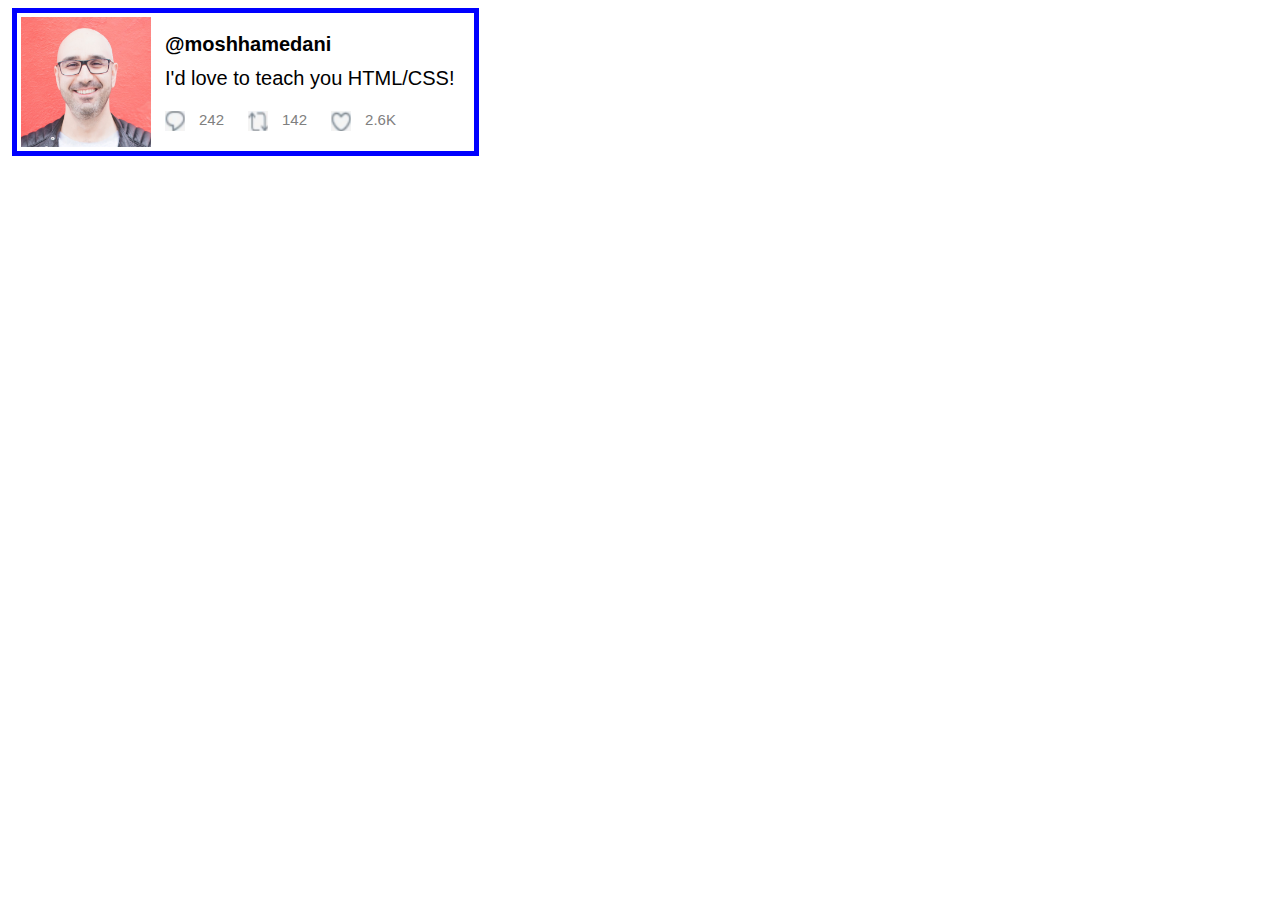
<file: First Task/index.html>
<!DOCTYPE html>
<html lang="en">
<head>
    <meta charset="UTF-8">
    <meta http-equiv="X-UA-Compatible" content="IE=edge">
    <meta name="viewport" content="width=device-width, initial-scale=1.0">
    <title>Document</title>
    <link href="style.css" rel="stylesheet">
</head>
<body>
    <main>
        <div class="columns">

            <div class="column1">
                <img src="images/photo.jpeg" alt="profile pic" width="130" width="130">
            </div>

            <div class="column2">
                <b><p class="p1">@moshhamedani</p1></b>
                <p class="p2">I'd love to teach you&nbsp;HTML/CSS!</p2>
                
                <div class="c">

                    <div class="column">
                        <div class="col1">
                        <img src="images/download.png" height="20px" width="20px">
                        </div>
                        <div class="col2">
                            <p class="p3">242</p>
                        </div>
                    </div>
                    <div class="column">
                        <div class="col1">
                            <img src="images/download (1).png" height="20" width="20">
                        </div>
                        <div class="col2">
                            <p class="p3">142</p>
                        </div>
                    </div>
        
                    <div class="column">
                        <div class="col1">
                            <img src="images/download (3).png" height="20" width="20">
                        </div>
                        <div class="col2">
                            <p class="p3">2.6K</p>
                        </div>
                    </div>
                </div>
            </div>
        </div>
    </main>
</body>
</html>
</file>
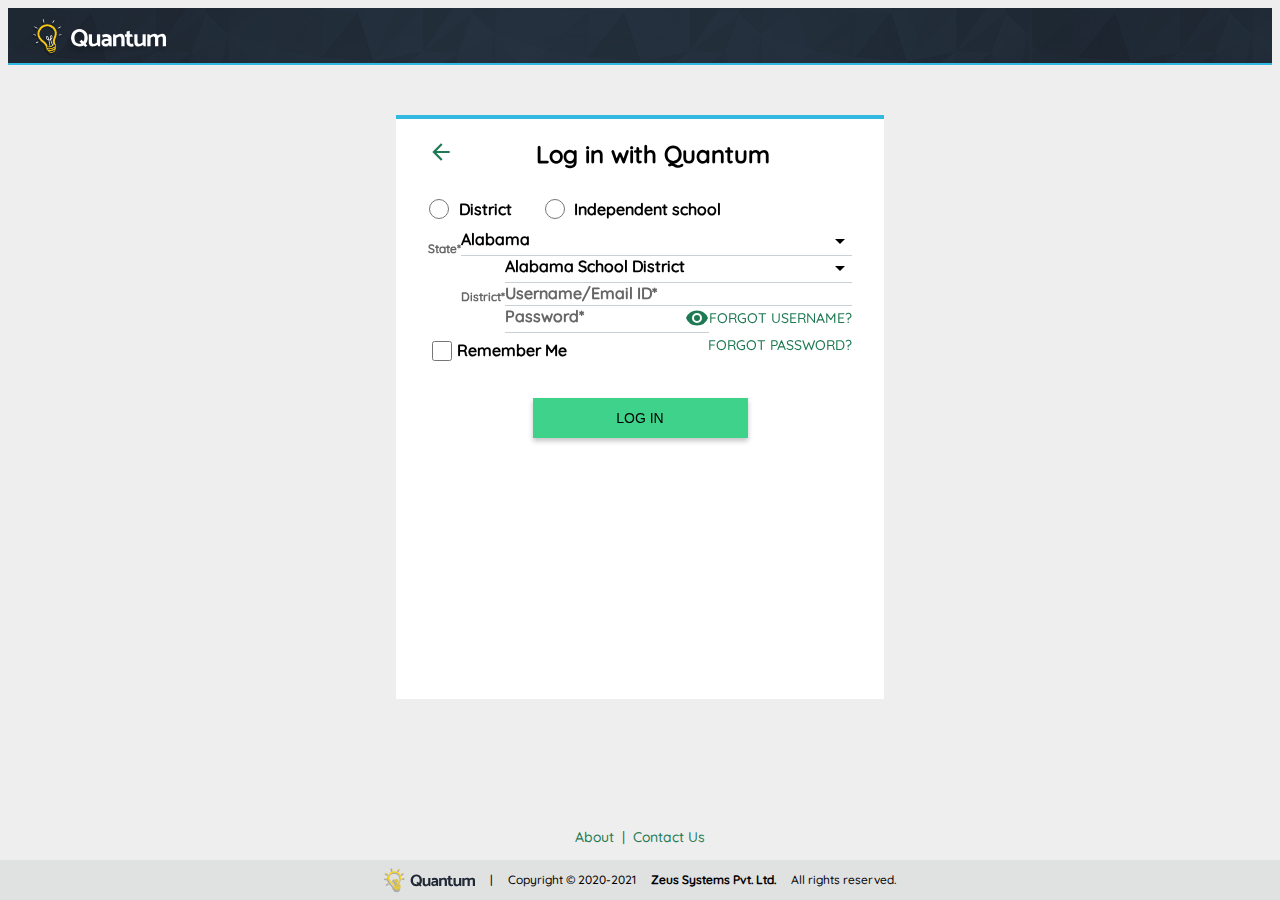
<file: fourth_task/index.html>
<!DOCTYPE html>
<html lang="en">
<head>
    <link rel="stylesheet" href="https://fonts.googleapis.com/css?family=Quicksand">
    <link rel="stylesheet" href="style.css">
    <meta charset="UTF-8">
    <meta http-equiv="X-UA-Compatible" content="IE=edge">
    <meta name="viewport" content="width=device-width, initial-scale=1.0">
    <title>Quantum</title>
</head>

<header>
    <div class="back"></div>
    <div class="head1"><img src="images/Logo.svg" class="logo"></div>
</header>

<body>
    <div class="login">
        <div class="container1">
            <img src="images/icons/back.svg" class="icon">
            <h1>Log in with Quantum</h1>
        </div>
        <form class="container2">
            <input type="radio" class="radio" id="district" name="group1">
            <label for="district"><h2>District</h2></label>
            <input type="radio" class="radio" id="school" name="group1">
            <label for="school"><h2>Independent school</h2></label>
        </form>
        <h3>State*</h3>
        <div class="container3">
            <h4>Alabama</h4>
            <img src="images/icons/arrow-down.svg" class="drop">
        </div>
        <h3 class="gap1">District*</h3>
        <div class="container3">
            <h4>Alabama School District</h4>
            <img src="images/icons/arrow-down.svg" class="drop">
        </div>
        <h3 class="gap2"></h3>
        <div class="container3">
            <h4 style="color: #666666;">Username/Email ID*</h4>
        </div>
        <div class="forgot">
            FORGOT USERNAME?
        </div>
        <h3 class="gap2"></h3>
        <div class="container3">
            <h4 style="color: #666666;">Password*</h4>
            <img src="images/icons/preview.svg" class="drop">
        </div>
        <div class="forgot">
            FORGOT PASSWORD?
        </div>
        <h3 class="gap1"></h3>
        <div class="container4">
            <input type="checkbox" class="check">
            <h4 style="padding-top: 2px; padding-left:2px">Remember Me</h4>
        </div>
        <div class="wrap">
            <button class="button">LOG IN</button>
          </div>
    </div>
</body>

<footer>
    <div class="last">
    About &nbsp;|&nbsp; Contact Us
    </div>
    <div class="last2">
    <img src="images/icons/logo used in footer.svg"style="padding-top:0px">&nbsp;&nbsp;&nbsp;&nbsp;&nbsp;  
    <p>|</p>&nbsp;&nbsp;&nbsp;&nbsp;&nbsp;
    <p>Copyright © 2020-2021</p>&nbsp;&nbsp;&nbsp;&nbsp;&nbsp;
    <p><strong>Zeus Systems Pvt. Ltd.</strong></p>&nbsp;&nbsp;&nbsp;&nbsp;&nbsp;
    <p>All rights reserved.</p>
    </div>
</footer>
</html>
</file>
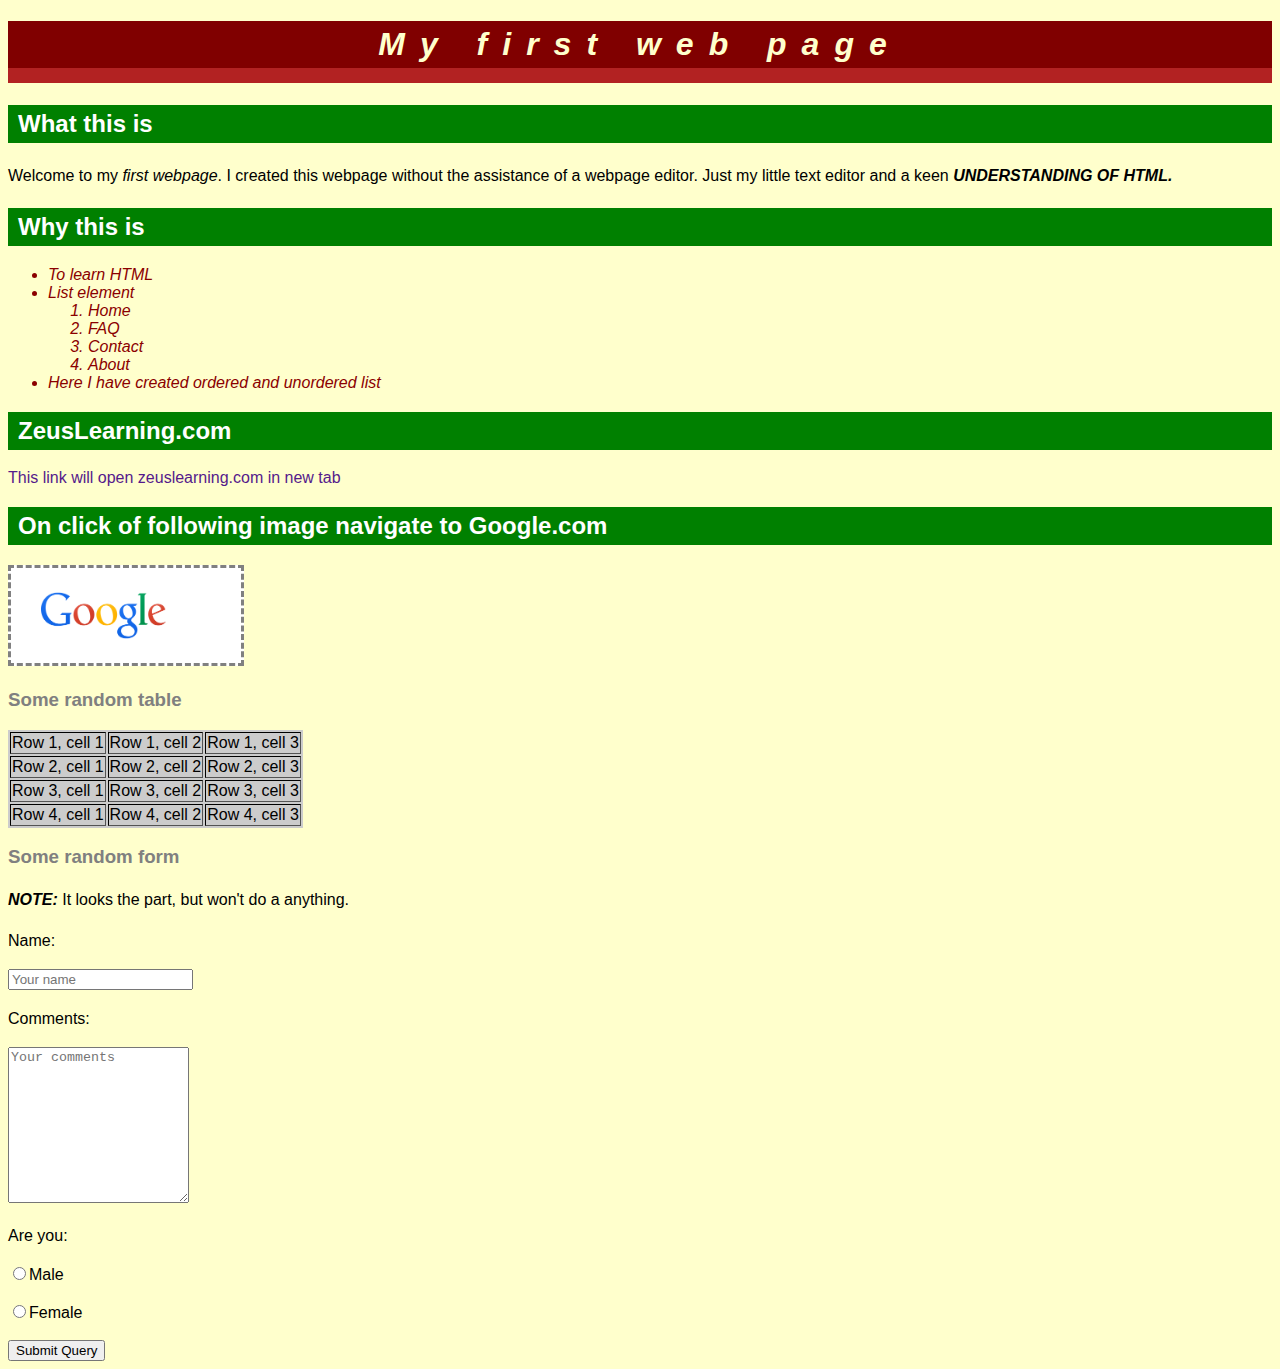
<file: Second Task/index.htm>
<!DOCTYPE html>
<html lang="en">

<head>
    <meta charset="UTF-8">
    <meta http-equiv="X-UA-Compatible" content="IE=edge">
    <meta name="viewport" content="width=device-width, initial-scale=1.0">
    <title>My first web page</title>
    <link rel="stylesheet" href="styles.css">
</head>

<body>
    <h1>My first web page</h1>
    <h2>What this is</h2>
    <p>Welcome to my <i>first webpage</i>. I created this webpage without the assistance of a webpage editor. Just my little text editor and a keen <strong><i>UNDERSTANDING OF HTML.</i></strong></p>
    <h2>Why this is</h2>
    <ul>
        <li>To learn HTML</li>
        <li>List element</li>
        <ol>
            <li>Home</li>
            <li>FAQ</li>
            <li>Contact</li>
            <li>About</li>
        </ol>
        <li>Here I have created ordered and unordered list</li>
    </ul>
    <h2>ZeusLearning.com</h2>
    <a href="">This link will open zeuslearning.com in new tab</a>
    <h2>On click of following image navigate to Google.com</h2>
    <img src="images/Google.png" height="75" width="125">
    <h3>Some random table</h3>
    <table border="1">
        <tr>
            <td>Row 1, cell 1</td>
            <td>Row 1, cell 2</td>
            <td>Row 1, cell 3</td>
        </tr>
        <tr>
            <td>Row 2, cell 1</td>
            <td>Row 2, cell 2</td>
            <td>Row 2, cell 3</td>
        </tr>
        <tr>
            <td>Row 3, cell 1</td>
            <td>Row 3, cell 2</td>
            <td>Row 3, cell 3</td>
        </tr>
        <tr>
            <td>Row 4, cell 1</td>
            <td>Row 4, cell 2</td>
            <td>Row 4, cell 3</td>
        </tr>
    </table>
    <h3>Some random form</h3>
    <form>
    <p><strong><i>NOTE:</i></strong> It looks the part, but won't do a anything.</p>
    <p>Name:</p>
    <input type="text" placeholder="Your name">
    <p>Comments:</p>
    <textarea rows="10" placeholder="Your comments"></textarea>
    <p>Are you:</p>
    <input type="radio">Male
    <br> <br>
    <input type="radio">Female
    <br> <br>
    <button type="button">Submit Query</button>
    </form>
</body>

</html>
</file>
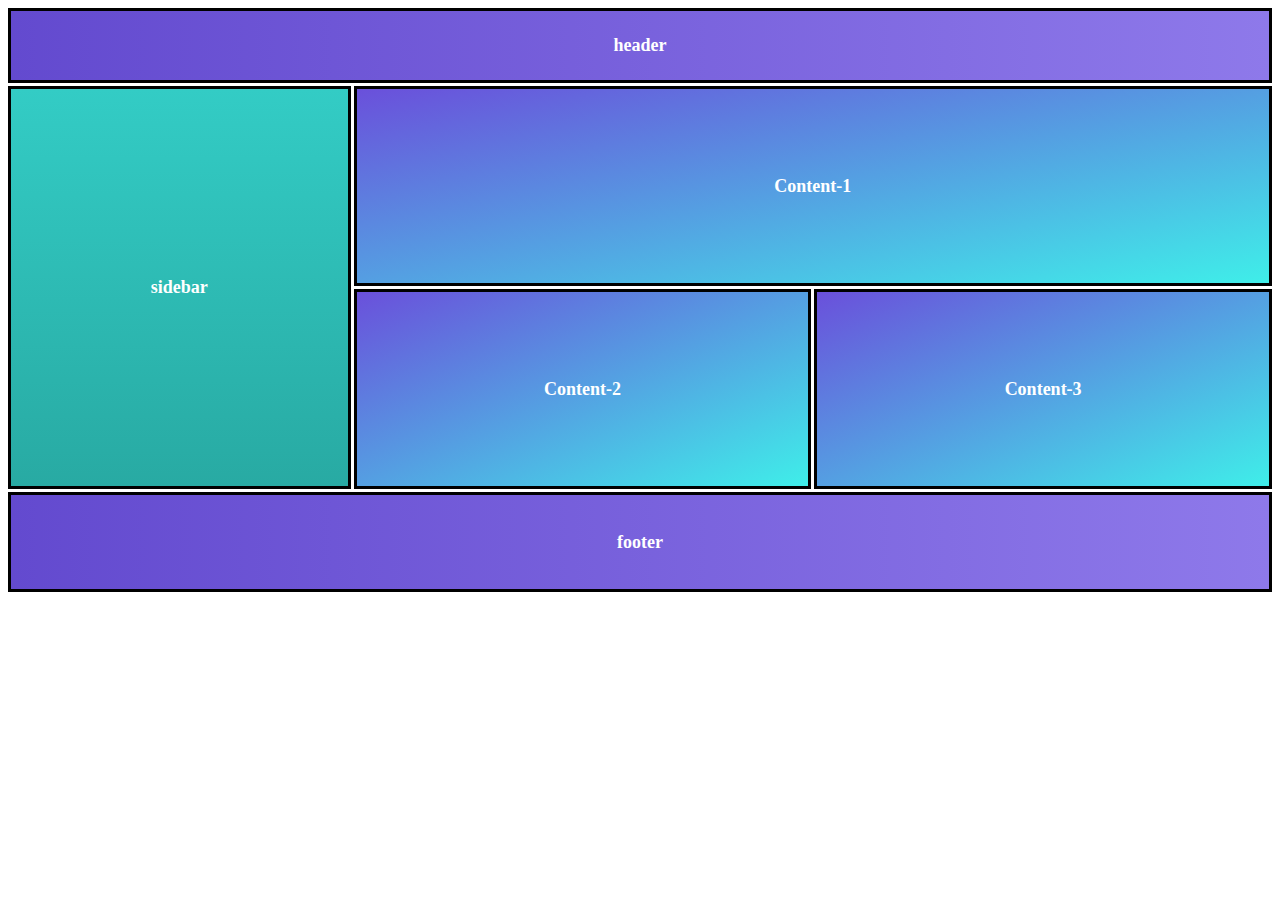
<file: Third Task/index.html>
<!DOCTYPE html>
<html lang="en">
<head>
    <link rel="stylesheet" href="index.css">
    <meta charset="UTF-8">
    <meta http-equiv="X-UA-Compatible" content="IE=edge">
    <meta name="viewport" content="width=device-width, initial-scale=1.0">
    <title>Document</title>
</head>
<body>
    <div class="container">
        <div class="header">header</div>
        <div class="sidebar">sidebar</div>
        <div class="content1">Content-1</div>
        <div class="content2">Content-2</div>
        <div class="content3">Content-3</div>
        <div class="footer">footer</div>
    </div>
</body>
</html>
</file>
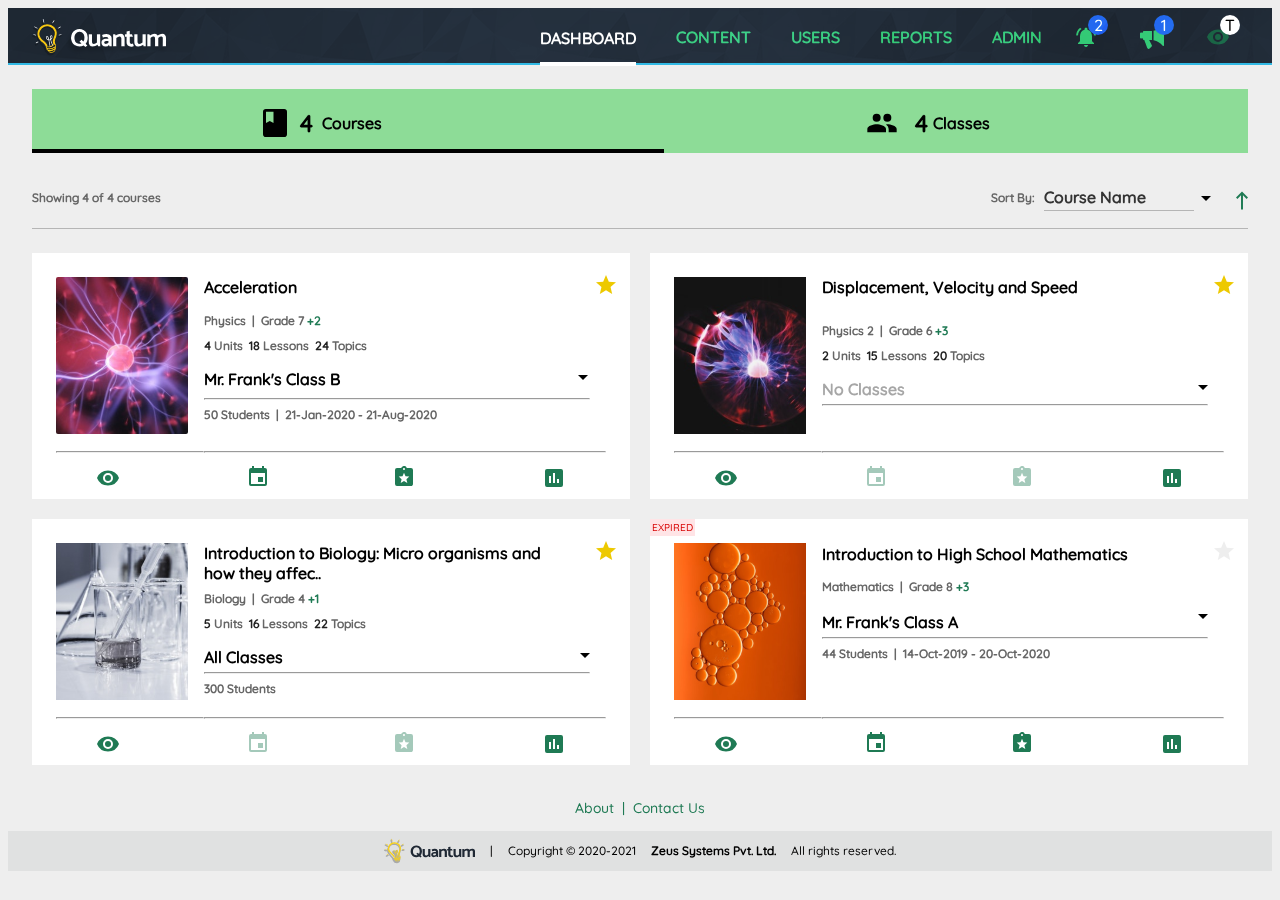
<file: fourth_task/dash.html>
<!DOCTYPE html>
<html lang="en">
<head>
    <link rel="stylesheet" href="https://fonts.googleapis.com/css?family=Quicksand">
    <link rel="stylesheet" href="style.css">
    <meta charset="UTF-8">
    <meta http-equiv="X-UA-Compatible" content="IE=edge">
    <meta name="viewport" content="width=device-width, initial-scale=1.0">
    <title>Dashboard</title>
</head>

<header>
    <div class="back"></div>
    <div class="head1">
        <div style="display:flex; justify-content: space-between;">
            <div>
            <img src="images/Logo.svg" class="logo">
            </div>
            <div class="nav-items">
                <h2 style="color:#FFFFFF; padding-top:20px;" class="k"><div class="uline k">DASHBOARD</div></h2>
                <h2 class="k">CONTENT</h2>
                <h2 class="k">USERS</h2>
                <h2 class="k">REPORTS</h2>
                <h2 class="k">ADMIN</h2>
                <img src="images/icons/alerts.svg" style="width:24px;">
                <p class="pill">2</p>
                <img src="images/icons/announcements.svg" style="width:24px;">
                <p class="pill">1</p>
                <img src="images/icons/preview.svg" style="width:24px;">
                <p class="pill-1">T</p>
                <img src="images/icons/hamburger-menu.svg" class="hamburger" style="width:35px; padding-right: 24px;">
            </div>
        </div>
    </div>
</header>

<body>
    <div class="green">
        <div class="courses">
            <img src="images/icons/courses.svg" class="green-icon">
            <h1>4</h1>
            <h2>Courses</h2>
        </div>
        <div class="classes">
            <img src="images/icons/classes.svg" class="green-icon">
            &nbsp;&nbsp;<h1>4</h1>
            <h2 style="margin-left: -4px;">Classes</h2>
        </div>
    </div>
    <div class="gap">
    </div>
    <div class="g">
        <h3 class="g1">Showing 4 of 4 courses</h3>
        <div class="g2">
            <h3>Sort By:&nbsp;&nbsp;&nbsp;</h3>
            <h2 style="padding-top:9px;padding-left:0px;padding-bottom:3px;border-bottom: 1px solid #0000003D;color:#333333;">Course Name&nbsp;&nbsp;&nbsp;&nbsp;</h2>
            <img src="images/icons/arrow-down.svg" style="padding-top: 7px;">
            <img src="images/icons/sort.svg" style="padding-top: 12px; padding-left: 18px;">
        </div>
    </div>
    <div class="contain">
    <div class="p">
        <div class="p1">
            <div>
            <img src="images/imageMask-1.svg" style="margin:24px 16px 0px 24px;">
            </div>
            <div>
                <div class="lined-p">
                    <div>
                        <h2 style="padding-left: 0px; padding-top: 24px;margin-bottom: -4px;">Acceleration</h2>
                    </div>
                    <div>
                        <img src="images/icons/favourite.svg" style="margin:20px 12px 0px 0px;">
                    </div>
                </div>
                <div class="lined" style="margin-bottom: -7px";>
                    <h3>Physics &nbsp;| &nbsp;Grade 7&nbsp;<h3 style="color:#1F7A54">+2</h3></h3>
                </div>
                <div class="lined">
                    <h3><strong style="color:#222222;">4 </strong>Units&nbsp;&nbsp;</h3><h3><strong style="color:#222222;">18 </strong>Lessons&nbsp;&nbsp;</h3><h3><strong style="color:#222222">24 </strong>Topics </h3>
                </div>
                <div class="lined" style="justify-content: space-between;"> 
                    <div>
                    <h2 style="padding-top:11px;padding-left:0px;">Mr. Frank's Class B</h2>
                    </div>
                    <div>
                    <img src="images/icons/arrow-down.svg" style="padding-top: 7px; padding-right:35px; margin:auto;">
                    </div>
                </div>
                <hr style="margin-right:40px;margin-top:5px;margin-bottom:-5px;">
                <h3>50 Students&nbsp; | &nbsp;21-Jan-2020 - 21-Aug-2020</h3>
            </div>
            <div style="margin:0px 0px 0px 24px;">
                <hr style="color:#EEEEEE;">
            </div>
            <div style="margin:0px 24px 0px 0px;">
                <hr style="color:#EEEEEE;">
            </div>
            <div class="pi">
                <div>
                <img src="images/icons/preview.svg">
                </div>
                <div>
                    <img src="images/icons/manage course.svg">
                </div>
                <div>
                    <img src="images/icons/grade submissions.svg">
                </div>
                <div>
                    <img src="images/icons/reports.svg">
                </div>
            </div>
        </div>
        <div class="p1">
            <div>
                <img src="images/imageMask-2.svg" style="margin:24px 16px 0px 24px;">
                </div>
                <div>
                    <div class="lined-p">
                        <div>
                            <h2 style="padding-left: 0px; padding-top: 24px;margin-bottom: -4px;">Displacement, Velocity and Speed</h2>
                        </div>
                        <div>
                            <img src="images/icons/favourite.svg" style="margin:20px 12px 0px 0px;">
                        </div>
                    </div>
                    <div class="lined" style="padding-top: 10px;margin-bottom: -7px;">
                        <h3>Physics 2&nbsp; | &nbsp;Grade 6&nbsp;<h3 style="color:#1F7A54">+3</h3></h3>
                    </div>
                    <div class="lined">
                        <h3><strong style="color:#222222;">2 </strong>Units&nbsp;&nbsp;</h3><h3><strong style="color:#222222;">15 </strong>Lessons&nbsp;&nbsp;</h3><h3><strong style="color:#222222">20 </strong>Topics </h3>
                    </div>
                    <div class="lined"> 
                        <h2 style="padding-top:11px;padding-left:0px;color:#222222;opacity:0.4;">No Classes</h2>
                        <img src="images/icons/arrow-down.svg" style="padding-top: 7px; margin:auto; margin-right:33px; padding-left:70px;">
                    </div>
                    <hr style="margin-right:40px;margin-top:5px;margin-bottom:-5px;">
                </div>
                <div style="margin:0px 0px 0px 24px;">
                    <hr style="color:#EEEEEE;">
                </div>
                <div style="margin:0px 24px 0px 0px;">
                    <hr style="color:#EEEEEE;">
                </div>
                <div class="pi">
                    <div>
                    <img src="images/icons/preview.svg">
                    </div>
                    <div>
                        <img src="images/icons/manage course.svg" style="opacity:0.4;">
                    </div>
                    <div>
                        <img src="images/icons/grade submissions.svg" style="opacity:0.4;">
                    </div>
                    <div>
                        <img src="images/icons/reports.svg">
                    </div>
                </div>

        </div>
        <div class="p1">
            <div>
            <img src="images/imageMask.svg" style="margin:24px 16px 0px 24px;">
            </div>
            <div>
                <div class="lined-p">
                    <div>
                        <h2 style="padding-left: 0px; padding-top: 24px;margin-bottom: -4px;">Introduction to Biology: Micro organisms and how they affec..</h2>
                    </div>
                    <div>
                        <img src="images/icons/favourite.svg" style="margin:20px 12px 0px 0px;">
                    </div>
                </div>
                <div class="lined" style="margin-bottom: -7px";>
                    <h3>Biology&nbsp; |&nbsp; Grade 4&nbsp;<h3 style="color:#1F7A54">+1</h3></h3>
                </div>
                <div class="lined">
                    <h3><strong style="color:#222222;">5 </strong>Units&nbsp;&nbsp;</h3><h3><strong style="color:#222222;">16 </strong>Lessons&nbsp;&nbsp;</h3><h3><strong style="color:#222222">22 </strong>Topics </h3>
                </div>
                <div class="lined"> 
                    <h2 style="padding-top:11px;padding-left:0px;">All Classes</h2>
                    <img src="images/icons/arrow-down.svg" style="padding-top: 7px; margin:auto;margin-right:33px; padding-left:70px;">
                </div>
                <hr style="margin-right:40px;margin-top:5px;margin-bottom:-5px;">
                <h3>300 Students</h3>
            </div>
            <div style="margin:0px 0px 0px 24px;">
                <hr style="color:#EEEEEE;">
            </div>
            <div style="margin:0px 24px 0px 0px;">
                <hr style="color:#EEEEEE;">
            </div>
            <div class="pi">
                <div>
                <img src="images/icons/preview.svg">
                </div>
                <div>
                    <img src="images/icons/manage course.svg" style="opacity:0.4;">
                </div>
                <div>
                    <img src="images/icons/grade submissions.svg" style="opacity:0.4;">
                </div>
                <div>
                    <img src="images/icons/reports.svg">
                </div>
            </div>
        </div>
        <div class="p1">
            <div>
            <img src="images/imageMask-3.svg" style="margin:24px 16px 0px 24px;">
            </div>
            <div>
                <div class="lined-p">
                    <div>
                        <p style="font-size: 10px; margin-left:-172px; margin-top: 2px;"><mark>EXPIRED</mark></p>
                        <h2 style="padding-left: 0px; padding-top: 0px;margin-bottom: -4px;">Introduction to High School Mathematics</h2>
                    </div>
                    <div>
                        <img src="images/icons/favourite1.svg" style="margin:20px 12px 0px 0px;">
                    </div>
                </div>
                <div class="lined" style="margin-bottom: -7px";>
                    <h3>Mathematics&nbsp; |&nbsp; Grade 8&nbsp;<h3 style="color:#1F7A54">+3</h3></h3>
                </div>
                <div class="lined"> 
                    <h2 style="padding-top:20px;padding-left:0px;">Mr. Frank's Class A</h2>
                    <img src="images/icons/arrow-down.svg" style="padding-top: 7px; margin:auto;margin-right:33px; padding-left:70px;">
                </div>
                <hr style="margin-right:40px;margin-top:5px;margin-bottom:-5px;">
                <h3>44 Students&nbsp; | &nbsp;14-Oct-2019 - 20-Oct-2020</h3>
            </div>
            <div style="margin:0px 0px 0px 24px;">
                <hr style="color:#EEEEEE;">
            </div>
            <div style="margin:0px 24px 0px 0px;">
                <hr style="color:#EEEEEE;">
            </div>
            <div class="pi">
                <div>
                <img src="images/icons/preview.svg">
                </div>
                <div>
                    <img src="images/icons/manage course.svg">
                </div>
                <div>
                    <img src="images/icons/grade submissions.svg">
                </div>
                <div>
                    <img src="images/icons/reports.svg">
                </div>
            </div>
        </div>
        
    </div>
    </div>
</body>

<div class="f">
    <div class="last">
    About &nbsp;|&nbsp; Contact Us
    </div>
    <div class="last2">
    <img src="images/icons/logo used in footer.svg"style="padding-top:0px">&nbsp;&nbsp;&nbsp;&nbsp;&nbsp;  
    <p>|</p>&nbsp;&nbsp;&nbsp;&nbsp;&nbsp;
    <p>Copyright © 2020-2021</p>&nbsp;&nbsp;&nbsp;&nbsp;&nbsp;
    <p><strong>Zeus Systems Pvt. Ltd.</strong></p>&nbsp;&nbsp;&nbsp;&nbsp;&nbsp;
    <p>All rights reserved.</p>
    </div>
</div>
</html>
</file>
<file: First Task/style.css>
.columns {
  width: 457px;
  height: 138px;
  display: flex;
  margin: 4px;
  border-width: 5px;
  border-color: blue;
  border-style: solid;
  padding: 0px;
}
.column1 {
  padding-left: 4px;
  padding-top: 4px;
}
.column2 {
  padding-left: 14px;
}

.c {
  display: flex;
  height: 0;
  width: 0;
}

.column {
  display: flex;
}

.col1 {
  padding-right: 14px;
}

.col2 {
  padding-right: 24px;
}

.p3 {
  font-size: 15px;
  color: grey;
  font-weight: 500;
  margin: auto;
}
.p2 {
  font-size: 20px;
  height: 24px;
}
main {
  font-family: "Roboto", sans-serif;
}
.p1 {
  font-size: 20px;
  font-weight: bold;
  height: 14px;
}
</file>
<file: fourth_task/style.css>
@font-face{
    font-family: 'Quicksand-medium';
    font-style: normal;
    src:url('Quicksand/static/Quicksand-Medium.ttf') format('woff');
}

body{
    font-family:'Quicksand-medium';
    background-color: #EEEEEE;
}

.uline{         
    padding-bottom: 14px;
    border-bottom-style: solid;
    border-bottom-width: 4px;
    width: fit-content;
}

.pill{

    background-color: #2A7FF3;
    border: none;
    color: #FFFFFF;
    padding: 0px 0px;
    text-align: center;
    text-decoration: none;
    display: inline-block;
    margin-left:-10px;
    margin-top:7px;
    margin-right: 32px;
    cursor: pointer;
    border-radius: 20px;
    height: 20px;
    width:20px;
}

.pill-1{

    background-color: white;
    border: none;
    color: black;
    padding: 0px 0px;
    text-align: center;
    text-decoration: none;
    display: inline-block;
    margin-left:-10px;
    margin-top:7px;
    margin-right: 32px;
    cursor: pointer;
    border-radius: 20px;
    height: 20px;
    width:20px;
}

.head1{
height: 55px;
background:#25313F padding-box;
width:100%;
border-bottom: 2px solid #31B9E4;
margin-top: -55px;
}

.nav-items{
    display: flex;
    color:#3FD28B;
}

.logo{
padding-left: 24px;
padding-top: 10.5px;
}

.back{
opacity: 0.8;
width:100%;
background:url("images/icons/header.svg");
mix-blend-mode: overlay;
height: 55px;
}

.login{
border-top: 4px solid #31B9E4;
width: 424px;
height: 580px;
background: #FFFFFF padding-box;
opacity: 1;
margin: 0 auto;
margin-top: 50px;
padding-left: 32px;
padding-right: 32px;
}

.icon{
    height:26px;
}

h1{
    font-size: 24px;
    margin:auto;
}

h2{
    font-size: 16px;
    padding-left: 8px;
    margin-top: auto;
    margin-bottom: auto;
    padding-right: 32px;
}

.container1{
    padding: 20px 0px 30px 0px;
    display:flex;
    
}

.container2{
    padding-bottom:10px;
    border:0;
    display:flex;
    width:325px;
}

.radio{
    width: 20px;
    height:20px;
    accent-color: #1F7A54;
    margin:0 auto;
}

.check{
    width: 20px;
    height:20px;
    accent-color: #1F7A54;
}

h3{
    padding-bottom:0;
    margin-bottom: 5px;
    font-size: 12px;
    color:#666666;
    float: inline-start;
}

.container3{
    padding: 0;
    padding-bottom: 2px;
    border:0;
    display:flex;
    margin:0px auto;
    border-bottom: 1px solid #213E543D;
}
.drop{
    margin-left: auto;
}
h4{
    font-size: 16px;
    margin-top: 0px;
    padding-top: 0px;
    margin-bottom: 0px;
    padding-bottom: 0px;
}
.gap1{
    padding-top: 21px;
}
.gap2{
    padding-top: 41px;
}

.forgot{
    float: right;
    font-size: 14px;
    color: #1F7A54;
    padding-top:3px;
    font-weight: 500;
}

.container4{
    padding: 0;
    padding-top:5px;
    border:0;
    display:flex;
    margin:0px auto;
}

.wrap {
    display: flex;
    align-items: center;
    justify-content: center;
  }
  
  .button {
    width: 215px;
    height: 40px;
    font-size: 14px;
    background-color: #3FD28B;
    box-shadow: 0px 3px 5px #0000003D;
    border:none;
    margin-top:34px;
    }

    footer {
        position:fixed;
        left: 0;
        bottom: 0;
        width: 100%;
        display: flex;
        flex-direction:column;
      }

    .f{
        position:static;
        left: 0;
        bottom: 0;
        width: 100%;
        display: flex;
        flex-direction:column;
      }

    .last{
        background-color: #EEEEEE;
        padding-bottom: 14px;
        color: #1F7A54;
        text-align: center;
        font-size: 14px;
    }

    .last2{
        display: flex;
        background-color: #E0E1E1;
        height: 40px;
        text-align: center;
        font-size: 14px;
        flex-direction: row;
        justify-content:center;
        padding-left: 130px;
        padding-right: 130px;
        font-size: 12px;
    }

    .green{
        display: grid;
        grid-template-columns: 1fr 1fr;
        grid-template-rows: 1fr;
        background: #8DDC97 padding-box;
        margin:24px;
        margin-bottom: 0;
        height: 64px;
    }

    .gap{
        background: #EEEEEE padding-box;
        height: 25px;
        width:50%;
        margin: 0px 24px 0px 24px;
        border-top: 4px solid black;
        margin-top:-4px;
    }


    .green-icon{
        height: 32px;
        padding-right: 8px;

    }

    .courses{
        display: inline-flex;
        margin: auto;
        margin-top:18px;
    }

    .classes{
        display: flex;
        margin:auto;
        margin-top:18px;
    }

    .g{
        display: grid;
        grid-template-columns: 1fr 1fr;
        grid-template-rows: 1fr;
        border-bottom: 1px solid #0000003D;;
        margin:0px 24px 0px 24px;
        padding-bottom:17px;
    }

    .g1{
        grid-column: 1/1;
    }

    .g2{
        display:flex;
        grid-column: 2/2;
        justify-content: end;
    }
    .contain{
        margin:24px 24px 24px 24px;
    }
    .p{
        display:grid;
        grid-template-columns:repeat(auto-fill,minmax(475px,1fr));
        grid-template-rows: 1fr 1fr;
        grid-gap: 20px;
        padding-bottom:10px;
    }

    .p1{
        height: 246px;
        max-width: 100%;
        min-width: 80%;
        background: #FFFFFF padding-box;
        opacity: 1;
        margin:0 auto;
        display:grid;
        grid-template-columns: 1fr 3fr;
    }

    .lined{
        display: flex;
    }

    .pi{
        display:flex;
        justify-content: space-around;
        grid-column: 1/-1;
    }

    .lined-p{
        display:flex;
        justify-content: space-between;
    }

    .expired{
        position:static;
        top:0;
        left:0;
    }

    mark{
        background-color:#FFE4E6;
        color:#D80000;
        padding:2px;
    }

    .hamburger{
        display:none;
    }
    
    @media screen and (max-width:1050px){
        .hamburger{
            display:block;
        }
        .k{
            display:none;
        }

    }
</file>
<file: Second Task/styles.css>
h1 {
  text-align: center;
  letter-spacing: 15px;
  font-style: italic;
  background-color: maroon;
  color: #ffffcc;
  border-bottom: 15px solid firebrick;
  padding-bottom: 5px;
  padding-top: 5px;
}

h2 {
  background-color: green;
  padding: 5px 10px;
  color: white;
}

p {
  line-height: 25px;
}

body {
  background-color: #ffffcc;
  font-family: Arial, Helvetica, sans-serif;
}

ul {
  color: darkred;
  font-style: italic;
}

a {
  text-decoration: none;
}

img {
  border-style: dashed;
  padding: 10px 75px 10px 30px;
  background-color: white;
  border-color: gray;
}

h3 {
  color: gray;
}

table {
  background-color: #cccccc;
  border: 20px black;
}

.space {
  width: 1100px;
  background-color: red;
}
</file>
<file: Third Task/index.css>
.container {
  display: grid;
  grid-gap: 3px;
  grid-template-columns: repeat(11, 1fr);
  grid-template-rows: 75px 200px 200px 100px;
  text-align: center;
  color: white;
  font-weight: bold;
  margin: auto;
}

.container > div {
  display: flex;
  justify-content: center;
  align-items: center;
  font-size: large;
  border-style: solid;
  border-color: black;
}

.header {
  grid-column: 1 / 12;
  background-image: linear-gradient(to right, #634acf, #8e79ea);
}
.sidebar {
  grid-row: 2 / 4;
  grid-column: 1/4;
  background-image: linear-gradient(#33ccc5, #28aaa3);
}
.content1 {
  background-image: linear-gradient(to bottom right, #6a50db, #3feee9);
  grid-row: 2 / 3;
  grid-column: 4/12;
}
.content2 {
  grid-column: 4/ 8;
  background-image: linear-gradient(to bottom right, #6a50db, #3feee9);
}
.content3 {
  grid-column: 8/12;
  background-image: linear-gradient(to bottom right, #6a50db, #3feee9);
}
.footer {
  grid-column: 1/12;
  background-image: linear-gradient(to right, #634acf, #8e79ea);
}
</file>
